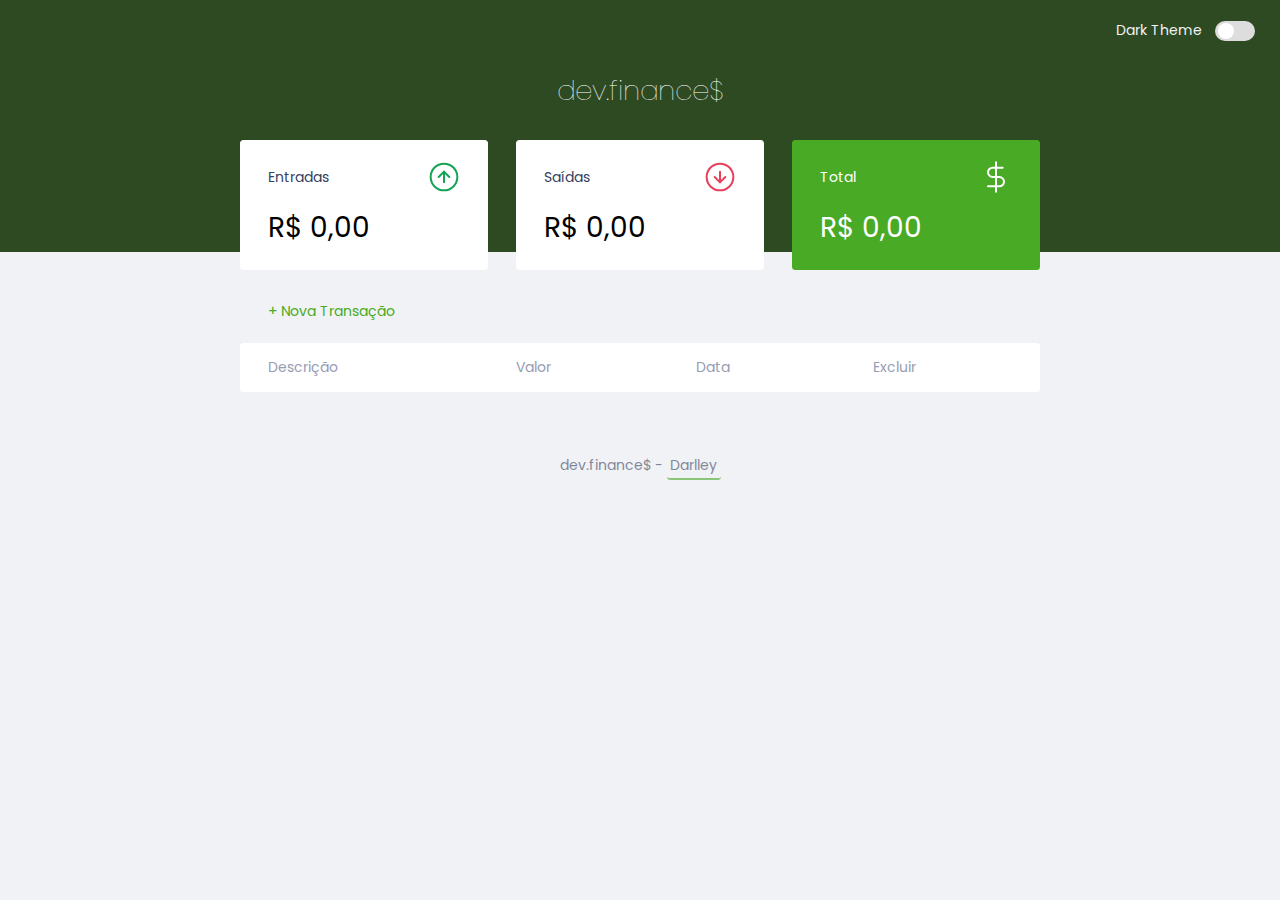
<file: Discover/DevFinances/index.html>
<!DOCTYPE html>
<html lang="pt-BR">

<head>
    <meta charset="UTF-8">
    <meta http-equiv="X-UA-Compatible" content="IE=edge">
    <meta name="viewport" content="width=device-width, initial-scale=1.0">
    <title>dev.finance$</title>

    <link rel="stylesheet" href="css/style.css">
    <link rel="preconnect" href="https://fonts.googleapis.com">
    <link rel="preconnect" href="https://fonts.gstatic.com" crossorigin>
    <link href="https://fonts.googleapis.com/css2?family=Poppins:ital,wght@0,100;0,200;0,400;0,700;1,100;1,200;1,400;1,700&display=swap" rel="stylesheet">
</head>

<body class="light-theme">
    <header class="header">

        <div class="container-checkbox">
            <label class="dark-theme-label">
                Dark Theme
                <input class="dark-theme-input" type="checkbox" data-js="input">
                <span class="dark-theme-span"></span>
            </label>
        </div>

        <h1 id="logo">dev.finance$</h1>
    </header>

    <main class="container">
        <section id="balance">
            <h2 class="sr-only">Balanço</h2>

            <div class="card">
                <h3>
                    <span>Entradas</span>
                    <img src="assets/income.svg" alt="Imagem de entrada das transações">
                </h3>
                <p data-js="income-display">R$ 0,00</p>
            </div>

            <div class="card">
                <h3>
                    <span>Saídas</span>
                    <img src="assets/expense.svg" alt="Imagem de saída das transações">
                </h3>
                <p data-js="expanse-display">R$ 0,00</p>
            </div>

            <div class="card total">
                <h3>
                    <span>Total</span>
                    <img src="assets/total.svg" alt="Imagem do total de suas finanças">
                </h3>
                <p data-js="total-display">R$ 0,00</p>
            </div>
        </section>

        <section id="transaction">
            <h2 class="sr-only">Transações</h2>

            <a href="#" class="button new" data-js="new-transaction">+ Nova Transação</a>

            <table id="data-table">
                <thead>
                    <tr>
                        <th>Descrição</th>
                        <th>Valor</th>
                        <th>Data</th>
                        <th>Excluir</th>
                    </tr>
                </thead>
                <tbody>
                    
                </tbody>
            </table>
        </section>

    </main>

    <div class="modal-overlay" data-js="modal"> <!-- add ACTIVE class-->
        <div class="modal">
            <div class="modal-content">
                <div id="form">
                    <h2>Nova transação</h2>
                    <form action="" onsubmit="Form.submit(event)">
                        <div class="input-group">
                            <label for="description" class="sr-only">Descrição</label>
                            <input type="text" id="description" name="description" placeholder="Descrição">
                        </div>

                        <div class="input-group">
                            <label for="amount" class="sr-only">Valor</label>
                            <input type="number" id="amount" name="amount" placeholder="0,00" step="0.01">
                            <small class="help">Use o sinal - (negativo) para despesas e , (virgula) para casas decimais</small>
                        </div>

                        <div class="input-group">
                            <label for="date" class="sr-only">Data</label>
                            <input type="date" id="date" name="date">
                        </div>

                        <div class="input-group actions">
                            <a href="#" class="button cancel" data-js="cancel-transaction">Cancelar</a>
                            <button type="submit">Salvar</button>
                        </div>
                    </form>
                </div>
            </div>
        </div>
    </div>

    <footer>
        <p>dev.finance$ - <mark>Darlley</mark> </p>
    </footer>

    <script src="js/main.js"></script>
</body>

</html>
</file>
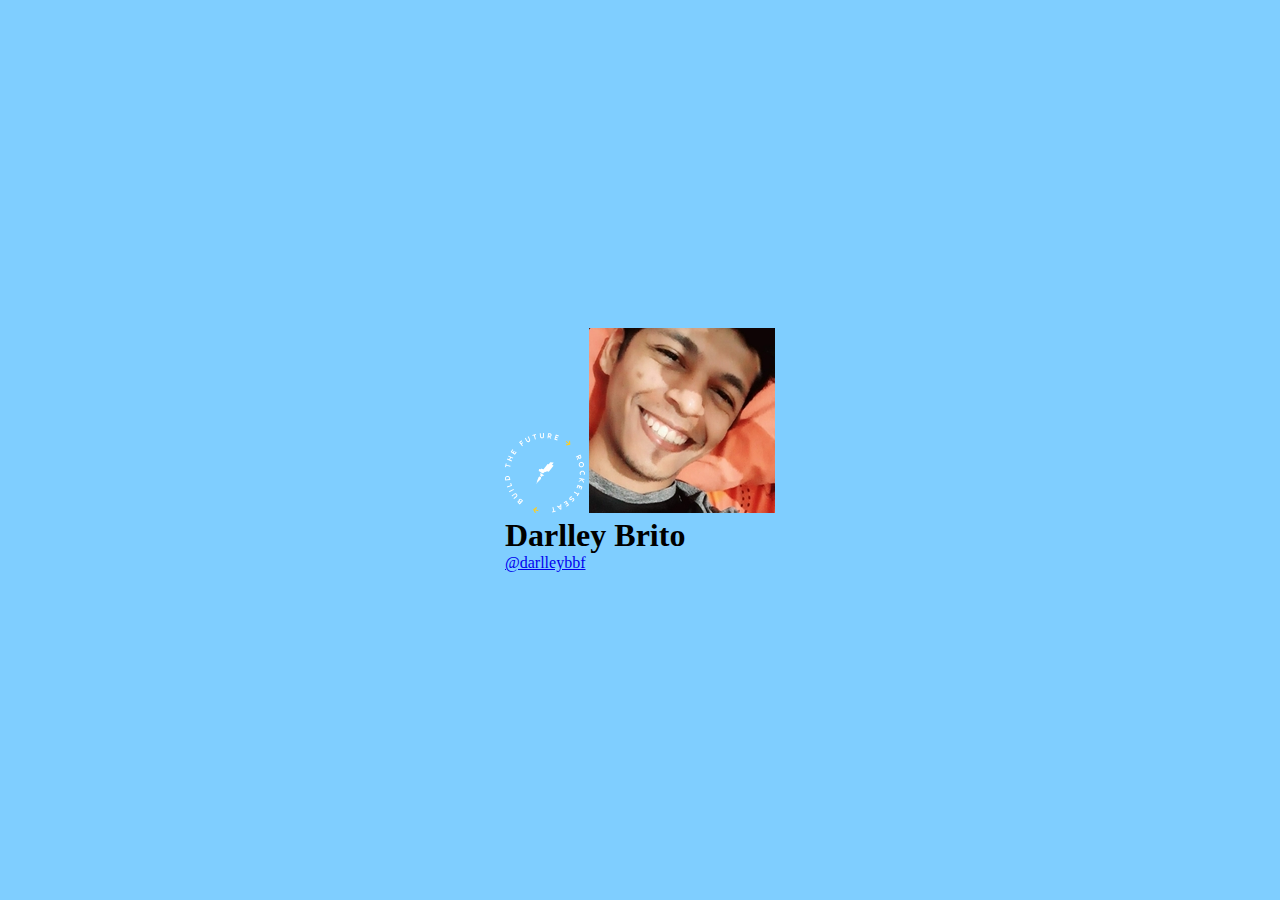
<file: nlw/dowhile2021/index.html>
<!DOCTYPE html>
<html lang="pt-BR">
<head>
  <meta charset="UTF-8">
  <meta http-equiv="X-UA-Compatible" content="IE=edge">
  <meta name="viewport" content="width=device-width, initial-scale=1.0">
  <title>DoWhile 2021</title>

  <link rel="stylesheet" href="css/style.css">
</head>
<body>
  <main>
    <div class="content">
      <div class="container-img">
        <img src="images/build.svg" alt="Selo da Rocketseat">
        <img src="images/perfil.jpg" alt="Avatar">
      </div>
      <h1>Darlley Brito</h1>
      <a href="https://www.instagram.com/darlleybbf/">@darlleybbf</a>
    </div>
  </main>
</body>
</html>
</file>
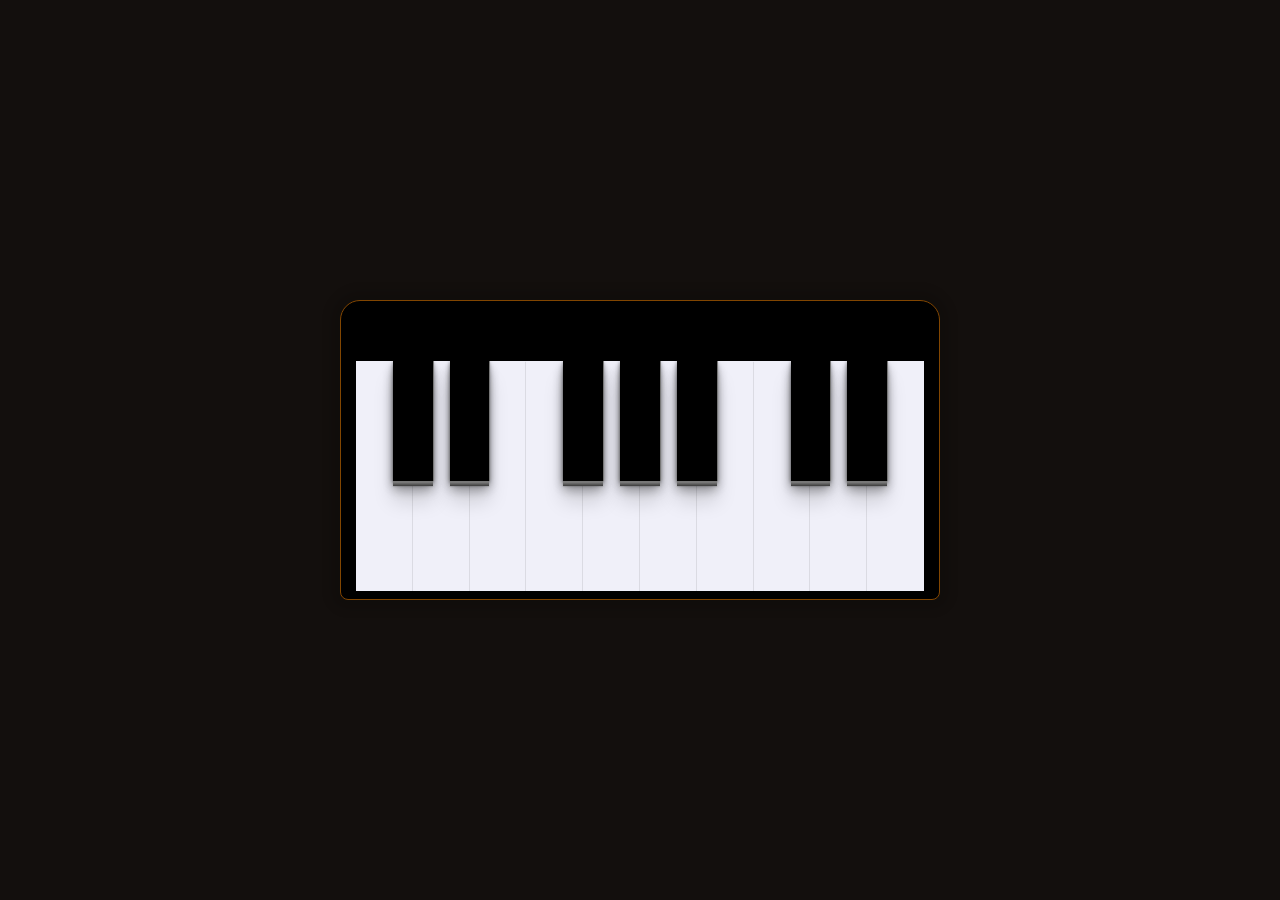
<file: Masterclass/18/projeto/index.html>
<!DOCTYPE html>
<html lang="pt-BR">

<head>
  <meta charset="UTF-8">
  <meta name="viewport" content="width=device-width, initial-scale=1.0">
  <title>Keyboard</title>

  <link rel="stylesheet" href="style/main.css">
  <script src="main.js" defer></script>

  <!-- 
    references:
    https://codepen.io/Eliteware/pen/wDHIC
    https://codepen.io/gabrielcarol/pen/rGeEbY
  -->
</head>

<body>
  <div id="piano">
    <div id="piano-container" class="keys">
      <li>
        <div class="white key" data-key="65" data-note="C">
        </div>
        <div class="black key sharp" data-key="87" data-note="C#">
        </div>
      </li>
      <li>
        <div class="white key" data-key="83" data-note="D">
        </div>
        <div class="black key sharp" data-key="69" data-note="D#">
        </div>
      </li>
      <li>
        <div class="white key" data-key="68" data-note="E">
        </div>
      </li>
      <li>
        <div class="white key" data-key="70" data-note="F">
        </div>
        <div class="black key sharp" data-key="84" data-note="F#">
        </div>
      </li>
      <li>
        <div class="white key" data-key="71" data-note="G">
        </div>
        <div class="black key sharp" data-key="89" data-note="G#">
        </div>
      </li>
      <li>
        <div class="white key" data-key="72" data-note="A">
        </div>
        <div class="black key sharp" data-key="85" data-note="A#">
        </div>
      </li>
      <li>
        <div class="white key" data-key="74" data-note="B">
        </div>
      </li>
      <li>
        <div class="white key" data-key="75" data-note="C">
        </div>
        <div class="black key sharp" data-key="79" data-note="C#">
        </div>
      </li>
      <li>
        <div class="white key" data-key="76" data-note="D">
        </div>
        <div class="black key sharp" data-key="80" data-note="D#">
        </div>
      </li>
      <li>
        <div class="white key" data-key="186" data-note="E">
        </div>
      </li>
    </div>
  </div>

  <section class="audios">
    <audio data-key="65" src="./sounds/040.wav"></audio>
    <audio data-key="87" src="./sounds/041.wav"></audio>
    <audio data-key="83" src="./sounds/042.wav"></audio>
    <audio data-key="69" src="./sounds/043.wav"></audio>
    <audio data-key="68" src="./sounds/044.wav"></audio>
    <audio data-key="70" src="./sounds/045.wav"></audio>
    <audio data-key="84" src="./sounds/046.wav"></audio>
    <audio data-key="71" src="./sounds/047.wav"></audio>
    <audio data-key="89" src="./sounds/048.wav"></audio>
    <audio data-key="72" src="./sounds/049.wav"></audio>
    <audio data-key="85" src="./sounds/050.wav"></audio>
    <audio data-key="74" src="./sounds/051.wav"></audio>
    <audio data-key="75" src="./sounds/052.wav"></audio>
    <audio data-key="79" src="./sounds/053.wav"></audio>
    <audio data-key="76" src="./sounds/054.wav"></audio>
    <audio data-key="80" src="./sounds/055.wav"></audio>
    <audio data-key="186" src="./sounds/056.wav"></audio>
  </section>

</body>

</html>
</file>
<file: Discover/DevFinances/css/style.css>
*{
    margin: 0;
    padding: 0;
    box-sizing: border-box;
}
:root {
    --light-darkgreen:#2D4A22;
    --light-lightgreen:#49AA26; /*Card total*/
    --light-darkblue:#363f5f; /*transações*/
    --light-lightblue: #969cb3; /*tabela*/
    --light-white:#ffffff; /*branco*/
    --light-bg:#f0f2f5; /*background*/

    --dark-black: #161616;
    --dark-gray: #666666;
    --dark-bg: #cccccc;
}
::selection{
    background-color: #5ad12f;
    color: var(--color-theme-light-white);
}
.light-theme {
    --color-theme-light-darkgreen: var(--light-darkgreen);
    --color-theme-light-lightgreen: var(--light-lightgreen); /*Card total*/
    --color-theme-light-darkblue: var(--light-darkblue); /*transações*/
    --color-theme-light-lightblue: var(--light-lightblue); /*tabela*/
    --color-theme-light-white: var(--light-white); /*branco*/
    --color-theme-light-bg: var(--light-bg); /*background*/
    --color-theme-footer: var(--light-darkblue);
}
.dark-theme {
    --color-theme-light-darkgreen: var(--dark-black);
    --color-theme-light-lightgreen: var(--light-lightgreen); /*Card total*/
    --color-theme-light-darkblue: var(--light-darkblue); /*transações*/
    --color-theme-light-lightblue: var(--light-lightblue); /*tabela*/
    --color-theme-light-white: var(--dark-bg); /*branco*/
    --color-theme-light-bg: var(--dark-gray); /*background*/
    --color-theme-footer: var(--light-bg);
}

html{
    font-size: 93.75%;
    scroll-behavior: smooth;
}
body{
    background-color: var(--color-theme-light-bg);
    font-family: 'Poppins', sans-serif;
}


/* 
 * TITLES
 */
h2{
    margin-top: 3.2rem;
    margin-bottom: 0.8rem;
    color: var(--color-theme-light-darkblue);
    font-weight: normal;
}

/* 
 * LINKS & BUTTONS
 */
a{
    color: var(--color-theme-light-lightgreen);
    text-decoration: none;
}
a:hover{
    color: #3dd705;
}
.button.new{
    margin-bottom: .8rem;
    padding: .2rem 2rem;

    display: inline-block;
}
.dark-theme .button.new{
    background-color: var(--light-lightgreen);
    color: var(--dark-bg);

    border-radius: .2rem;
}
.dark-theme .button.new:hover{
    color: var(--light-bg);
}

button{
    width: 100%;
    height: 50px;
    border: none;
    color: var(--color-theme-light-white);
    background-color: var(--color-theme-light-lightgreen);
    padding: 0;
    border-radius: .25rem;
    cursor: pointer;
    font-size: 93.75%;
    font-family: 'Poppins', sans-serif;
}
button:hover{
    background-color: #3dd705;
}
.input-group.actions .button.cancel{
    background-color: #ff4242;
    height: 50px;
    display: flex;
    align-items: center;
    justify-content: center;
    border-radius: 0.25rem;
    color: white;
}
.input-group.actions .button.cancel:hover{
    background-color: #ff0000;
}

.sr-only{
    position: absolute;
    width: 1;
    padding: 1;
    padding: 0;
    margin: -1px;
    overflow: hidden;
    clip: rect(0,0,0,0);
    white-space: nowrap;
    border-width: 0;
} /*Tirar a visibilidade de elementos sem interferir nos leitores de tela*/

.container{
    width: min(90vw, 800px);
    margin: auto;
}

.header{
    background-color: var(--color-theme-light-darkgreen);
    padding: 5rem 0 10rem;
    text-align: center;
}

#logo{
    color: var(--color-theme-light-white);
    font-weight: 100;
}

/*
 * DARK MODE
 */
 .container-checkbox{
    justify-content: center;
    font-family: 'Poppins', sans-serif;
    display: flex;
    position: absolute;
    top: 20px;
    right: 0;
 }
  
 .dark-theme-label{
    margin-right: 20px;
    display: flex;
    align-items: center;
    color: #f0f2f5;
 }
 
 .dark-theme-input[type="checkbox"]{
   margin: 0;
   visibility: hidden;
 }
 
 .dark-theme-input[type="checkbox"]:checked + span{
   background-color: #3dd705;
 }
 
 .dark-theme-input[type="checkbox"]:checked + span:After{
   left: 22px;
 }
 
 .dark-theme-span{
   background-color: #ddd;
   display: inline-block;
   border-radius: 10px;
   transition: all .2s;
   position: relative;
   margin-right: 5px;
   height: 20px;
   width: 40px;
 }
   
 .dark-theme-span:after{
   background-color: white;
   display: inline-block;
   position: absolute;
   transition: all .2s;
   border-radius: 50%;
   height: 16px;
   content: '';
   width: 16px;
   left: 3px;
   top: 2px;
 }
   
 .dark-theme-span:hover:after{
    cursor: pointer;
 }
 

/* 
 * BALANCE
 */
#balance{
    margin-top: -8rem;
}
#balance h2{
    color: var(--color-theme-light-white);
    margin-top: 0;
}

/* 
 * CARD
 */
.card{
    background-color: var(--color-theme-light-white);
    padding: 1.5rem 2rem;
    border-radius: .25rem;
    margin-bottom: 2rem;
}
.card h3{
    font-weight: normal;
    font-size: 1rem;
    color: var(--color-theme-light-darkblue);
    display: flex;
    align-items: center;
    justify-content: space-between;
}
.card p{
    font-size: 2rem;
    line-height: 3rem;
    margin-top: 1rem;
}
.card.total{
    background-color: var(--color-theme-light-lightgreen);
    color: var(--color-theme-light-white);
}
.card.negative{
    background-color: #ff4040;
}
.card.total h3, .card.total p{
    color: var(--color-theme-light-white);
}

/* 
 * TABELA
 */
#data-table{
    width: 100%;
    border-spacing: 0 0.5rem;
    color: var(--color-theme-light-lightblue);

    display: block;
    overflow-x: auto;
}
table thead tr th:first-child, table tbody tr td:first-child{
    border-radius: 0.25rem 0 0 0.25rem;
}
table thead tr th:last-child, table tbody tr td:last-child{
    border-radius: 0 0.25rem 0.25rem 0;
}
table tbody tr{
    opacity: 0.7;
}
table tbody tr:hover{
    opacity: 1;
}
table td{
    background-color: var(--color-theme-light-white);
}
table th{
    background-color: var(--color-theme-light-white);

    font-weight: normal;
    padding: 1rem 2rem;
    
    text-align: left;
}
table td{
    background-color: var(--color-theme-light-white);
    padding: 1rem 2rem;
}

td.description{
    color: var(--color-theme-light-darkblue);
}
td.income{
    color: #12a454;
}
td.expanse{
    color: #e92929;
}
td.expanse::selection{
    background-color: #e92929;
}

/*
 * MODAL
 */
.modal-overlay{
    background-color: rgba(0, 0, 0, 0.7);
    width: 100%;
    height: 100%;
    position: fixed;
    top: 0;

    display: flex;
    align-items: center;
    justify-content: center;

    opacity: 0;
    visibility: hidden;
    z-index: 20;
}
.modal-overlay.active{
    opacity: 1;
    visibility: visible;
}
.modal{
    background-color: var(--color-theme-light-bg);
    padding: 2.4rem;
    position: relative;
    width: 95%;
    max-width: 500px;
}

/*
* FORM
*/
#form{
    max-width: 500px;
}
#form h2{
    margin-top: 0;
}
#form form input{
    border: none;
    border-radius: 0.2rem;
    padding: .8rem;
    width: 100%;
}
.input-group{
    margin-top: 0.8rem;
}
.help{
    opacity: .4;
}
.input-group.actions{
    display: flex;
    justify-content: space-between;
    align-items: center;
}
.input-group.actions .button, .input-group.actions button{
    width: 48%;
}


/* 
 * FOOTER
 */
footer{
    text-align: center;
    padding: 4rem 0 2rem;
    color: var(--color-theme-footer);
    opacity: 0.6;
}
footer mark{
    padding: 0.25rem;
    border-radius: 0.25rem;
    background-color: transparent;
    color: inherit;
    border-bottom: 2px solid var(--color-theme-light-lightgreen);
}
footer mark:hover{
    color: var(--color-theme-footer);
    background-color: var(--color-theme-light-lightgreen);
    border: none;
    cursor: pointer;
}

@media (min-width: 800px) {
    html{
        font-size: 87.5%; /*( 16px * 87.5% ) / 100% */
    }
    #balance {
        display: grid;
        grid-template-columns: repeat(3, 1fr);
        grid-gap: 2rem;
    }
    #data-table{
        display: table;
    }
}
</file>
<file: nlw/dowhile2021/css/style.css>
*{
  margin: 0;
}
body{
  background-color: #7fceff;
  display: flex;
  justify-content: center;
  align-items: center;
  height: 100vh;
}
</file>
<file: Masterclass/18/projeto/style/main.css>
.black{box-shadow:1px 0 #777,0 2px 0 #777,0 3px 0 #666,0 4px 0 #555,0 5px 0 #444,0 6px 1px rgba(0,0,0,0.1),0 0 5px rgba(0,0,0,0.1),0 1px 3px rgba(0,0,0,0.3),0 3px 5px rgba(0,0,0,0.2),0 5px 10px rgba(0,0,0,0.25),0 10px 10px rgba(0,0,0,0.2),0 20px 20px rgba(0,0,0,0.15);-webkit-box-shadow:1px 0 #777,0 2px 0 #777,0 3px 0 #666,0 4px 0 #555,0 5px 0 #444,0 6px 1px rgba(0,0,0,0.1),0 0 5px rgba(0,0,0,0.1),0 1px 3px rgba(0,0,0,0.3),0 3px 5px rgba(0,0,0,0.2),0 5px 10px rgba(0,0,0,0.25),0 10px 10px rgba(0,0,0,0.2),0 20px 20px rgba(0,0,0,0.15);-moz-box-shadow:1px 0 #777,0 2px 0 #777,0 3px 0 #666,0 4px 0 #555,0 5px 0 #444,0 6px 1px rgba(0,0,0,0.1),0 0 5px rgba(0,0,0,0.1),0 1px 3px rgba(0,0,0,0.3),0 3px 5px rgba(0,0,0,0.2),0 5px 10px rgba(0,0,0,0.25),0 10px 10px rgba(0,0,0,0.2),0 20px 20px rgba(0,0,0,0.15);-ms-box-shadow:1px 0 #777,0 2px 0 #777,0 3px 0 #666,0 4px 0 #555,0 5px 0 #444,0 6px 1px rgba(0,0,0,0.1),0 0 5px rgba(0,0,0,0.1),0 1px 3px rgba(0,0,0,0.3),0 3px 5px rgba(0,0,0,0.2),0 5px 10px rgba(0,0,0,0.25),0 10px 10px rgba(0,0,0,0.2),0 20px 20px rgba(0,0,0,0.15)}.black:active{box-shadow:1px 0 #555,0 1px 0 #555,0 1px 0 #444,0 2px 0 #333;-webkit-box-shadow:1px 0 #555,0 1px 0 #555,0 1px 0 #444,0 2px 0 #333;-moz-box-shadow:1px 0 #555,0 1px 0 #555,0 1px 0 #444,0 2px 0 #333;-ms-box-shadow:1px 0 #555,0 1px 0 #555,0 1px 0 #444,0 2px 0 #333}.white:active{box-shadow:-1px 0 15px rgba(0,0,0,0.7) inset;-webkit-box-shadow:-1px 0 15px rgba(0,0,0,0.7) inset;-moz-box-shadow:-1px 0 15px rgba(0,0,0,0.7) inset;-ms-box-shadow:-1px 0 15px rgba(0,0,0,0.7) inset}*{margin:0;padding:0;-webkit-box-sizing:border-box;box-sizing:border-box}body{background-color:#130f0d}#piano{width:100%;max-width:600px;height:300px;margin:16px auto;border-radius:20px 20px 8px 8px;overflow:hidden;background:black;-webkit-box-shadow:0px 0px 10px 10px rgba(0,0,0,0.12);box-shadow:0px 0px 10px 10px rgba(0,0,0,0.12);border:1px solid #824601}#piano-container{width:95%;height:230px;margin:60px auto 0 auto;display:-webkit-box;display:-ms-flexbox;display:flex}#piano-container li{width:14.28%;height:100%;list-style-type:none;position:relative;display:-webkit-box;display:-ms-flexbox;display:flex}.white{width:100%;height:100%;-webkit-box-shadow:0 1px 1px rgba(0,0,0,0.5);box-shadow:0 1px 1px rgba(0,0,0,0.5);position:relative;z-index:1;background:#f0f0f9}.black{position:absolute;right:-35%;z-index:2;width:70%;height:120px;background:#000}.playing{-webkit-transform:scale(0.98);transform:scale(0.98);border-color:#fd951f;-webkit-box-shadow:0 0 1rem #fd951f;box-shadow:0 0 1rem #fd951f}.key{-webkit-transition:-webkit-transform 80ms ease;transition:-webkit-transform 80ms ease;transition:transform 80ms ease;transition:transform 80ms ease, -webkit-transform 80ms ease}
/*# sourceMappingURL=main.css.map */

body{
    display: flex;
    height: 100vh;
    align-items: center;
}
</file>
